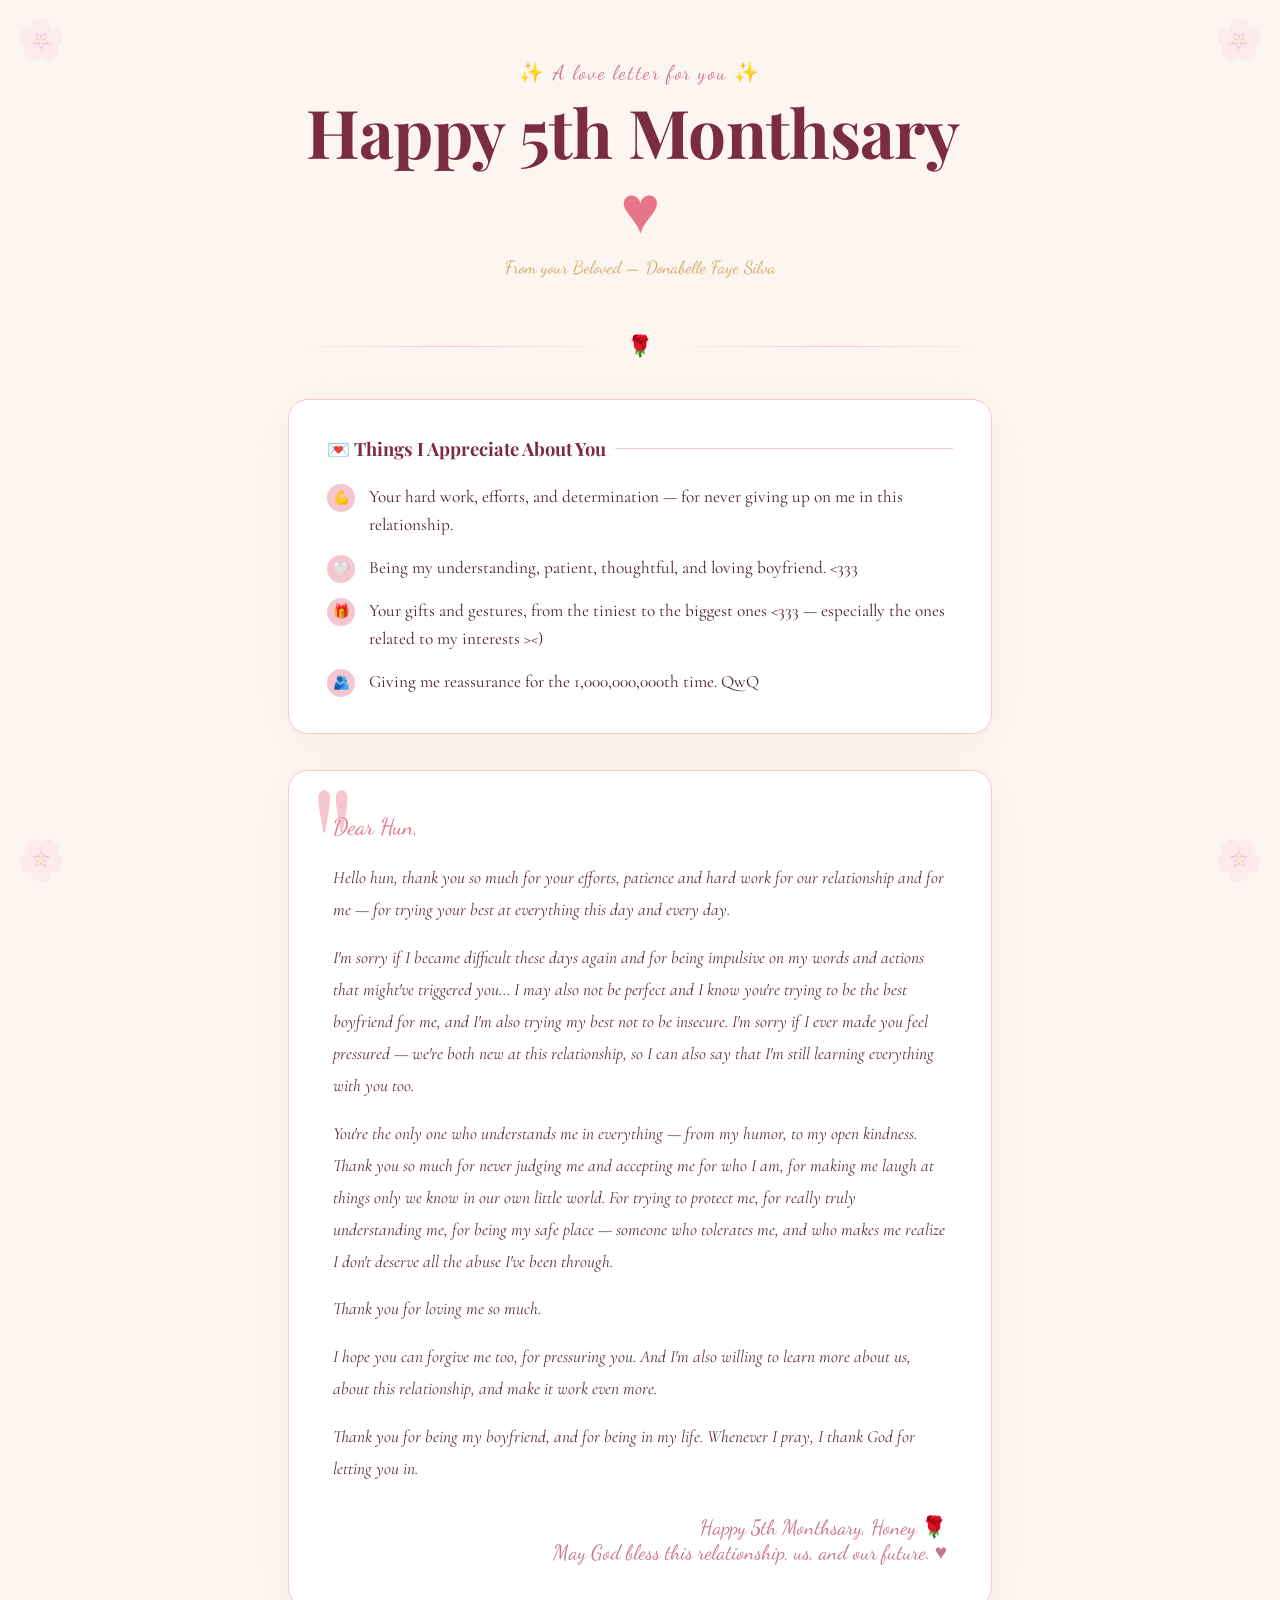
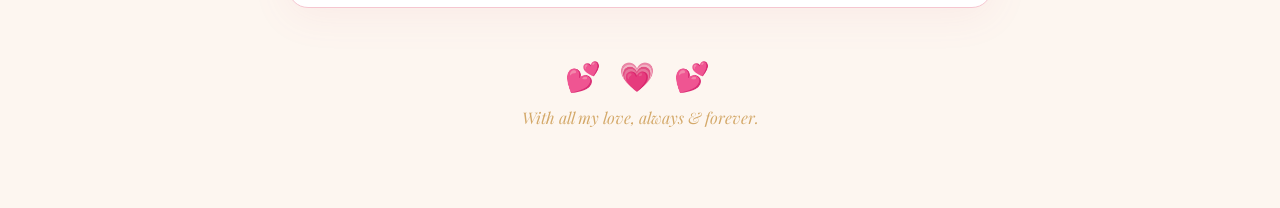
<file: New folder (3)/index.html>
<!DOCTYPE html>
<html lang="en">
<head>
<meta charset="UTF-8">
<meta name="viewport" content="width=device-width, initial-scale=1.0">
<title>Happy 5th Monthsary 💕</title>
<link href="https://fonts.googleapis.com/css2?family=Playfair+Display:ital,wght@0,400;0,700;1,400&family=Cormorant+Garamond:ital,wght@0,300;0,400;1,300;1,400&family=Dancing+Script:wght@600&display=swap" rel="stylesheet">
<link rel="stylesheet" href="styles.css">
</head>
<body>

<!-- ornaments -->
<div class="ornament tl">🌸</div>
<div class="ornament tr">🌸</div>
<div class="ornament bl">🌸</div>
<div class="ornament br">🌸</div>

<div class="page">

  <!-- HERO -->
  <header class="hero">
    <p class="hero-label">✨ A love letter for you ✨</p>
    <h1 class="hero-title">
      Happy 5th Monthsary&nbsp;<span class="hero-heart">♥</span>
    </h1>
    <p class="hero-from">From your Beloved — Donabelle Faye Silva</p>
  </header>

  <div class="divider"><span>🌹</span></div>

  <!-- APPRECIATION -->
  <section class="card">
    <h2 class="card-title">💌 Things I Appreciate About You</h2>
    <ul class="appreciate-list">
      <li>
        <span class="bullet">💪</span>
        <span>Your hard work, efforts, and determination — for never giving up on me in this relationship.</span>
      </li>
      <li>
        <span class="bullet">🤍</span>
        <span>Being my understanding, patient, thoughtful, and loving boyfriend. &lt;333</span>
      </li>
      <li>
        <span class="bullet">🎁</span>
        <span>Your gifts and gestures, from the tiniest to the biggest ones &lt;333 — especially the ones related to my interests >&lt;)</span>
      </li>
      <li>
        <span class="bullet">🫂</span>
        <span>Giving me reassurance for the 1,000,000,000th time. QwQ</span>
      </li>
    </ul>
  </section>

  <!-- LETTER -->
  <section class="letter">
    <p class="letter-salutation">Dear Hun,</p>
    <div class="letter-body">
      <p>Hello hun, thank you so much for your efforts, patience and hard work for our relationship and for me — for trying your best at everything this day and every day.</p>
      <p>I'm sorry if I became difficult these days again and for being impulsive on my words and actions that might've triggered you… I may also not be perfect and I know you're trying to be the best boyfriend for me, and I'm also trying my best not to be insecure. I'm sorry if I ever made you feel pressured — we're both new at this relationship, so I can also say that I'm still learning everything with you too.</p>
      <p>You're the only one who understands me in everything — from my humor, to my open kindness. Thank you so much for never judging me and accepting me for who I am, for making me laugh at things only we know in our own little world. For trying to protect me, for really truly understanding me, for being my safe place — someone who tolerates me, and who makes me realize I don't deserve all the abuse I've been through.</p>
      <p>Thank you for loving me so much.</p>
      <p>I hope you can forgive me too, for pressuring you. And I'm also willing to learn more about us, about this relationship, and make it work even more.</p>
      <p>Thank you for being my boyfriend, and for being in my life. Whenever I pray, I thank God for letting you in.</p>
    </div>
    <p class="letter-closing">Happy 5th Monthsary, Honey 🌹<br>May God bless this relationship, us, and our future. ♥</p>
  </section>

  <!-- FOOTER -->
  <footer class="footer">
    <div class="footer-hearts">💕 💗 💕</div>
    <p class="footer-blessing">With all my love, always & forever.</p>
  </footer>

</div>

<script src="script.js"></script>
</body>
</html>
</file>
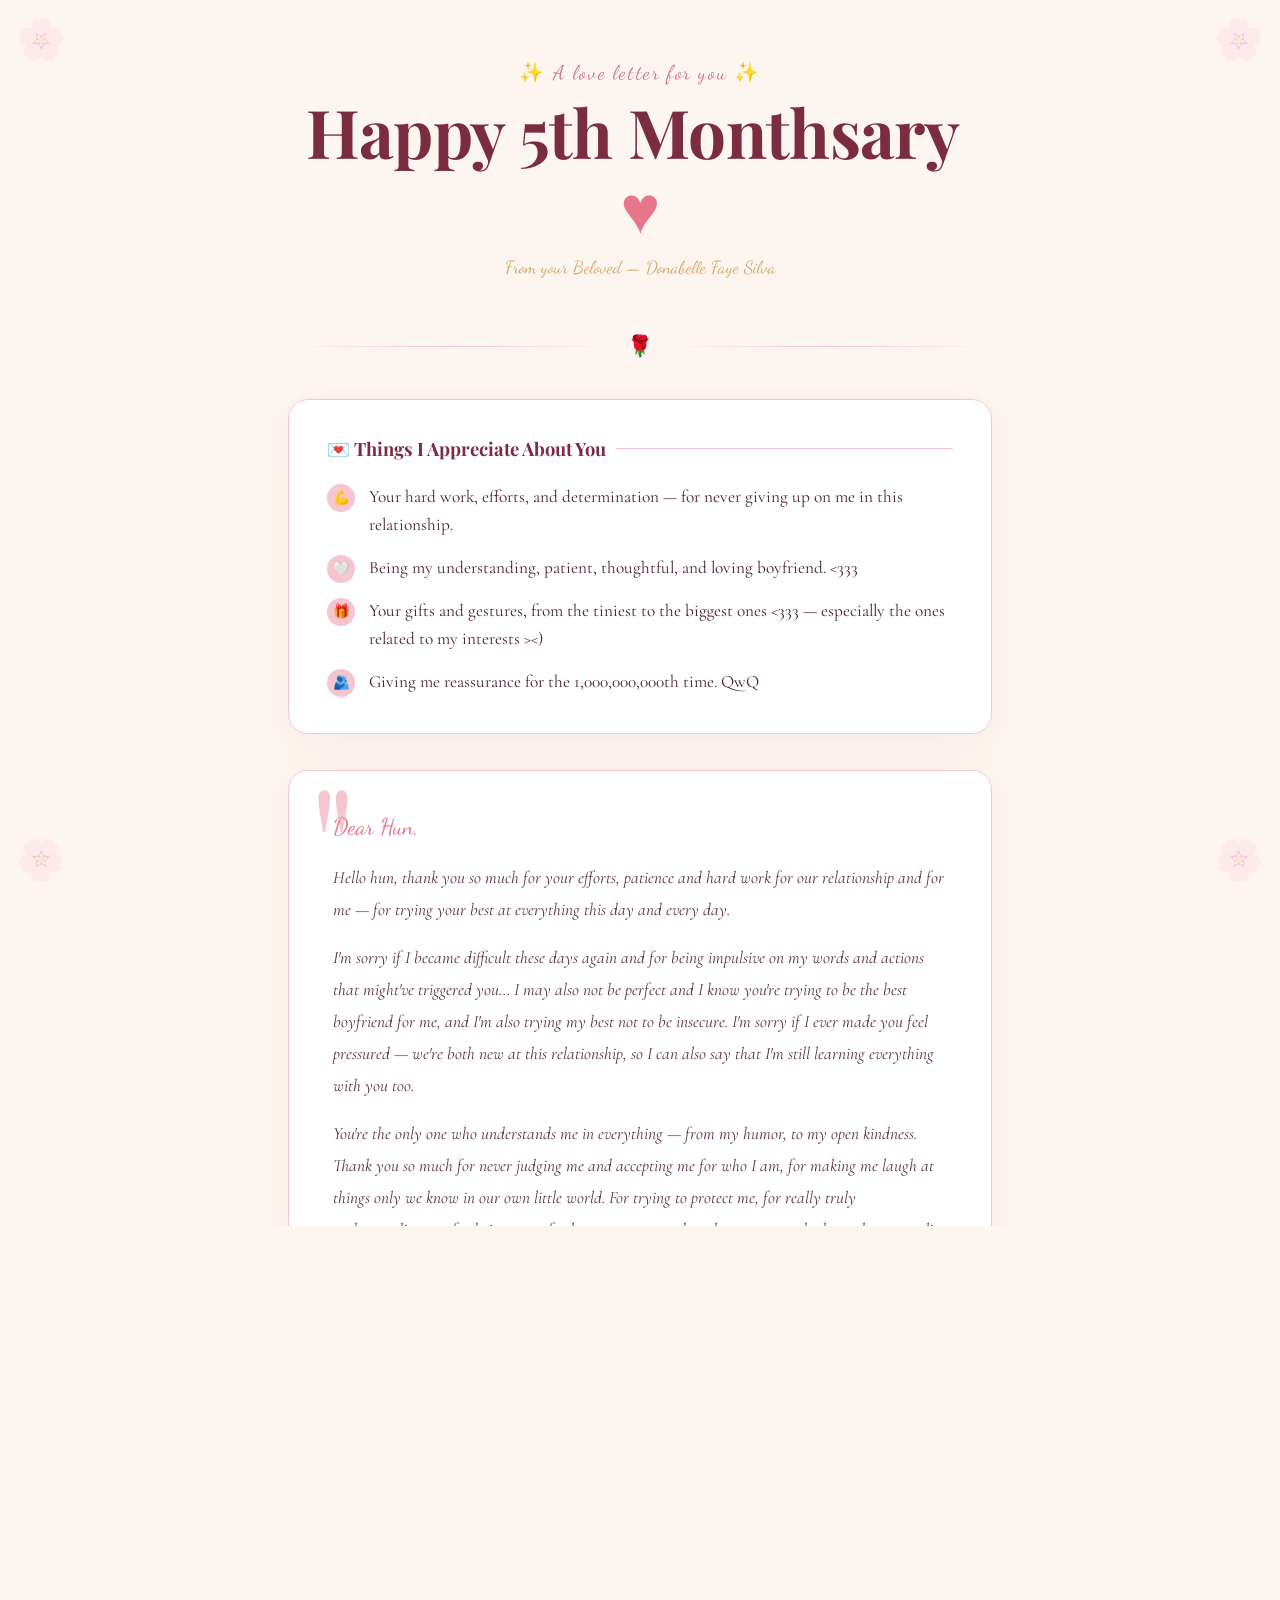
<file: heh/surprise.html>
<!DOCTYPE html>
<html lang="en">
<head>
<meta charset="UTF-8">
<meta name="viewport" content="width=device-width, initial-scale=1.0">
<title>Happy 5th Monthsary 💕</title>
<link href="https://fonts.googleapis.com/css2?family=Playfair+Display:ital,wght@0,400;0,700;1,400&family=Cormorant+Garamond:ital,wght@0,300;0,400;1,300;1,400&family=Dancing+Script:wght@600&display=swap" rel="stylesheet">
<style>
  *, *::before, *::after { box-sizing: border-box; margin: 0; padding: 0; }

  :root {
    --rose:     #e8768a;
    --blush:    #f5c6d0;
    --cream:    #fdf6f0;
    --mauve:    #c9778e;
    --deep:     #7a2d42;
    --gold:     #d4a96a;
    --text:     #4a2030;
  }

  body {
    background: var(--cream);
    color: var(--text);
    font-family: 'Cormorant Garamond', serif;
    min-height: 100vh;
    overflow-x: hidden;
    position: relative;
  }

  /* ── floating petals ── */
  .petal {
    position: fixed;
    top: -40px;
    font-size: 1.2rem;
    animation: fall linear infinite;
    opacity: 0.55;
    pointer-events: none;
    z-index: 0;
  }
  @keyframes fall {
    0%   { transform: translateY(0)   rotate(0deg);   opacity: .6; }
    100% { transform: translateY(110vh) rotate(360deg); opacity: 0; }
  }

  /* ── page wrapper ── */
  .page {
    position: relative;
    z-index: 1;
    max-width: 760px;
    margin: 0 auto;
    padding: 60px 28px 80px;
  }

  /* ── hero ── */
  .hero {
    text-align: center;
    margin-bottom: 56px;
    animation: fadeUp .9s ease both;
  }
  .hero-label {
    font-family: 'Dancing Script', cursive;
    font-size: 1.25rem;
    color: var(--mauve);
    letter-spacing: .08em;
    margin-bottom: 10px;
    opacity: 0;
    animation: fadeUp .7s .2s ease forwards;
  }
  .hero-title {
    font-family: 'Playfair Display', serif;
    font-size: clamp(2.4rem, 8vw, 4.2rem);
    font-weight: 700;
    color: var(--deep);
    line-height: 1.1;
    letter-spacing: -.01em;
    opacity: 0;
    animation: fadeUp .7s .4s ease forwards;
  }
  .hero-heart {
    display: inline-block;
    color: var(--rose);
    animation: heartbeat 1.4s ease-in-out infinite;
  }
  @keyframes heartbeat {
    0%,100% { transform: scale(1); }
    15%      { transform: scale(1.28); }
    30%      { transform: scale(1); }
    45%      { transform: scale(1.15); }
    60%      { transform: scale(1); }
  }
  .hero-from {
    font-family: 'Dancing Script', cursive;
    font-size: 1.1rem;
    color: var(--gold);
    margin-top: 14px;
    opacity: 0;
    animation: fadeUp .7s .6s ease forwards;
  }

  /* ── divider ── */
  .divider {
    display: flex;
    align-items: center;
    gap: 14px;
    margin: 40px 0;
    opacity: 0;
    animation: fadeUp .7s .7s ease forwards;
  }
  .divider::before, .divider::after {
    content: '';
    flex: 1;
    height: 1px;
    background: linear-gradient(to right, transparent, var(--blush), transparent);
  }
  .divider span { color: var(--rose); font-size: 1.3rem; }

  /* ── appreciation card ── */
  .card {
    background: white;
    border: 1.5px solid var(--blush);
    border-radius: 20px;
    padding: 36px 38px;
    margin-bottom: 36px;
    box-shadow: 0 8px 40px rgba(200,100,130,.08);
    opacity: 0;
    animation: fadeUp .8s .8s ease forwards;
  }
  .card-title {
    font-family: 'Playfair Display', serif;
    font-size: 1.15rem;
    font-weight: 700;
    color: var(--deep);
    margin-bottom: 22px;
    display: flex;
    align-items: center;
    gap: 10px;
  }
  .card-title::after {
    content: '';
    flex: 1;
    height: 1px;
    background: var(--blush);
  }
  .appreciate-list {
    list-style: none;
    display: flex;
    flex-direction: column;
    gap: 14px;
  }
  .appreciate-list li {
    display: flex;
    gap: 14px;
    align-items: flex-start;
    font-size: 1.08rem;
    line-height: 1.65;
    color: var(--text);
  }
  .appreciate-list li .bullet {
    flex-shrink: 0;
    width: 28px;
    height: 28px;
    border-radius: 50%;
    background: var(--blush);
    display: flex;
    align-items: center;
    justify-content: center;
    font-size: .85rem;
    margin-top: 1px;
  }

  /* ── letter ── */
  .letter {
    background: white;
    border: 1.5px solid var(--blush);
    border-radius: 20px;
    padding: 42px 44px;
    position: relative;
    overflow: hidden;
    box-shadow: 0 8px 40px rgba(200,100,130,.08);
    opacity: 0;
    animation: fadeUp .8s 1s ease forwards;
  }
  .letter::before {
    content: '"';
    position: absolute;
    top: -10px;
    left: 20px;
    font-family: 'Playfair Display', serif;
    font-size: 10rem;
    color: var(--blush);
    line-height: 1;
    pointer-events: none;
    z-index: 0;
  }
  .letter-salutation {
    font-family: 'Dancing Script', cursive;
    font-size: 1.45rem;
    color: var(--rose);
    margin-bottom: 22px;
    position: relative;
    z-index: 1;
  }
  .letter-body {
    font-size: 1.08rem;
    line-height: 1.85;
    position: relative;
    z-index: 1;
    font-style: italic;
    color: #5a3040;
  }
  .letter-body p + p { margin-top: 16px; }
  .letter-closing {
    margin-top: 30px;
    font-family: 'Dancing Script', cursive;
    font-size: 1.3rem;
    color: var(--mauve);
    text-align: right;
    position: relative;
    z-index: 1;
  }

  /* ── footer ── */
  .footer {
    text-align: center;
    margin-top: 52px;
    opacity: 0;
    animation: fadeUp .8s 1.2s ease forwards;
  }
  .footer-hearts {
    font-size: 1.8rem;
    letter-spacing: .2em;
    animation: heartbeat 1.8s ease-in-out infinite;
    display: inline-block;
  }
  .footer-blessing {
    font-family: 'Playfair Display', serif;
    font-style: italic;
    font-size: 1rem;
    color: var(--gold);
    margin-top: 12px;
  }

  @keyframes fadeUp {
    from { opacity: 0; transform: translateY(22px); }
    to   { opacity: 1; transform: translateY(0); }
  }

  /* ── corner ornaments ── */
  .ornament {
    position: fixed;
    font-size: 2.5rem;
    opacity: .18;
    pointer-events: none;
    z-index: 0;
  }
  .ornament.tl { top: 16px;  left: 16px; }
  .ornament.tr { top: 16px;  right: 16px; transform: scaleX(-1); }
  .ornament.bl { bottom: 16px; left: 16px; transform: scaleY(-1); }
  .ornament.br { bottom: 16px; right: 16px; transform: scale(-1,-1); }

  @media (max-width: 520px) {
    .card, .letter { padding: 26px 22px; }
    .letter::before { font-size: 7rem; }
  }
</style>
</head>
<body>

<!-- ornaments -->
<div class="ornament tl">🌸</div>
<div class="ornament tr">🌸</div>
<div class="ornament bl">🌸</div>
<div class="ornament br">🌸</div>

<div class="page">

  <!-- HERO -->
  <header class="hero">
    <p class="hero-label">✨ A love letter for you ✨</p>
    <h1 class="hero-title">
      Happy 5th Monthsary&nbsp;<span class="hero-heart">♥</span>
    </h1>
    <p class="hero-from">From your Beloved — Donabelle Faye Silva</p>
  </header>

  <div class="divider"><span>🌹</span></div>

  <!-- APPRECIATION -->
  <section class="card">
    <h2 class="card-title">💌 Things I Appreciate About You</h2>
    <ul class="appreciate-list">
      <li>
        <span class="bullet">💪</span>
        <span>Your hard work, efforts, and determination — for never giving up on me in this relationship.</span>
      </li>
      <li>
        <span class="bullet">🤍</span>
        <span>Being my understanding, patient, thoughtful, and loving boyfriend. &lt;333</span>
      </li>
      <li>
        <span class="bullet">🎁</span>
        <span>Your gifts and gestures, from the tiniest to the biggest ones &lt;333 — especially the ones related to my interests >&lt;)</span>
      </li>
      <li>
        <span class="bullet">🫂</span>
        <span>Giving me reassurance for the 1,000,000,000th time. QwQ</span>
      </li>
    </ul>
  </section>

  <!-- LETTER -->
  <section class="letter">
    <p class="letter-salutation">Dear Hun,</p>
    <div class="letter-body">
      <p>Hello hun, thank you so much for your efforts, patience and hard work for our relationship and for me — for trying your best at everything this day and every day.</p>
      <p>I'm sorry if I became difficult these days again and for being impulsive on my words and actions that might've triggered you… I may also not be perfect and I know you're trying to be the best boyfriend for me, and I'm also trying my best not to be insecure. I'm sorry if I ever made you feel pressured — we're both new at this relationship, so I can also say that I'm still learning everything with you too.</p>
      <p>You're the only one who understands me in everything — from my humor, to my open kindness. Thank you so much for never judging me and accepting me for who I am, for making me laugh at things only we know in our own little world. For trying to protect me, for really truly understanding me, for being my safe place — someone who tolerates me, and who makes me realize I don't deserve all the abuse I've been through.</p>
      <p>Thank you for loving me so much.</p>
      <p>I hope you can forgive me too, for pressuring you. And I'm also willing to learn more about us, about this relationship, and make it work even more.</p>
      <p>Thank you for being my boyfriend, and for being in my life. Whenever I pray, I thank God for letting you in.</p>
    </div>
    <p class="letter-closing">Happy 5th Monthsary, Honey 🌹<br>May God bless this relationship, us, and our future. ♥</p>
  </section>

  <!-- FOOTER -->
  <footer class="footer">
    <div class="footer-hearts">💕 💗 💕</div>
    <p class="footer-blessing">With all my love, always & forever.</p>
  </footer>

</div>

<script>
  // Generate floating petals
  const emojis = ['🌸','🌹','💕','✨','🌺','💗'];
  for (let i = 0; i < 18; i++) {
    const el = document.createElement('div');
    el.className = 'petal';
    el.textContent = emojis[Math.floor(Math.random() * emojis.length)];
    el.style.left = Math.random() * 100 + 'vw';
    el.style.fontSize = (.7 + Math.random() * .😎 + 'rem';
    el.style.animationDuration = (7 + Math.random() * 10) + 's';
    el.style.animationDelay = (Math.random() * 😎 + 's';
    document.body.appendChild(el);
  }
</script>
</body>
</html>
</file>
<file: New folder (3)/styles.css>
*, *::before, *::after { box-sizing: border-box; margin: 0; padding: 0; }

  :root {
    --rose:     #e8768a;
    --blush:    #f5c6d0;
    --cream:    #fdf6f0;
    --mauve:    #c9778e;
    --deep:     #7a2d42;
    --gold:     #d4a96a;
    --text:     #4a2030;
  }

  body {
    background: var(--cream);
    color: var(--text);
    font-family: 'Cormorant Garamond', serif;
    min-height: 100vh;
    overflow-x: hidden;
    position: relative;
  }

  /* ── floating petals ── */
  .petal {
    position: fixed;
    top: -40px;
    font-size: 1.2rem;
    animation: fall linear infinite;
    opacity: 0.55;
    pointer-events: none;
    z-index: 0;
  }
  @keyframes fall {
    0%   { transform: translateY(0)   rotate(0deg);   opacity: .6; }
    100% { transform: translateY(110vh) rotate(360deg); opacity: 0; }
  }

  /* ── page wrapper ── */
  .page {
    position: relative;
    z-index: 1;
    max-width: 760px;
    margin: 0 auto;
    padding: 60px 28px 80px;
  }

  /* ── hero ── */
  .hero {
    text-align: center;
    margin-bottom: 56px;
    animation: fadeUp .9s ease both;
  }
  .hero-label {
    font-family: 'Dancing Script', cursive;
    font-size: 1.25rem;
    color: var(--mauve);
    letter-spacing: .08em;
    margin-bottom: 10px;
    opacity: 0;
    animation: fadeUp .7s .2s ease forwards;
  }
  .hero-title {
    font-family: 'Playfair Display', serif;
    font-size: clamp(2.4rem, 8vw, 4.2rem);
    font-weight: 700;
    color: var(--deep);
    line-height: 1.1;
    letter-spacing: -.01em;
    opacity: 0;
    animation: fadeUp .7s .4s ease forwards;
  }
  .hero-heart {
    display: inline-block;
    color: var(--rose);
    animation: heartbeat 1.4s ease-in-out infinite;
  }
  @keyframes heartbeat {
    0%,100% { transform: scale(1); }
    15%      { transform: scale(1.28); }
    30%      { transform: scale(1); }
    45%      { transform: scale(1.15); }
    60%      { transform: scale(1); }
  }
  .hero-from {
    font-family: 'Dancing Script', cursive;
    font-size: 1.1rem;
    color: var(--gold);
    margin-top: 14px;
    opacity: 0;
    animation: fadeUp .7s .6s ease forwards;
  }

  /* ── divider ── */
  .divider {
    display: flex;
    align-items: center;
    gap: 14px;
    margin: 40px 0;
    opacity: 0;
    animation: fadeUp .7s .7s ease forwards;
  }
  .divider::before, .divider::after {
    content: '';
    flex: 1;
    height: 1px;
    background: linear-gradient(to right, transparent, var(--blush), transparent);
  }
  .divider span { color: var(--rose); font-size: 1.3rem; }

  /* ── appreciation card ── */
  .card {
    background: white;
    border: 1.5px solid var(--blush);
    border-radius: 20px;
    padding: 36px 38px;
    margin-bottom: 36px;
    box-shadow: 0 8px 40px rgba(200,100,130,.08);
    opacity: 0;
    animation: fadeUp .8s .8s ease forwards;
  }
  .card-title {
    font-family: 'Playfair Display', serif;
    font-size: 1.15rem;
    font-weight: 700;
    color: var(--deep);
    margin-bottom: 22px;
    display: flex;
    align-items: center;
    gap: 10px;
  }
  .card-title::after {
    content: '';
    flex: 1;
    height: 1px;
    background: var(--blush);
  }
  .appreciate-list {
    list-style: none;
    display: flex;
    flex-direction: column;
    gap: 14px;
  }
  .appreciate-list li {
    display: flex;
    gap: 14px;
    align-items: flex-start;
    font-size: 1.08rem;
    line-height: 1.65;
    color: var(--text);
  }
  .appreciate-list li .bullet {
    flex-shrink: 0;
    width: 28px;
    height: 28px;
    border-radius: 50%;
    background: var(--blush);
    display: flex;
    align-items: center;
    justify-content: center;
    font-size: .85rem;
    margin-top: 1px;
  }

  /* ── letter ── */
  .letter {
    background: white;
    border: 1.5px solid var(--blush);
    border-radius: 20px;
    padding: 42px 44px;
    position: relative;
    overflow: hidden;
    box-shadow: 0 8px 40px rgba(200,100,130,.08);
    opacity: 0;
    animation: fadeUp .8s 1s ease forwards;
  }
  .letter::before {
    content: '"';
    position: absolute;
    top: -10px;
    left: 20px;
    font-family: 'Playfair Display', serif;
    font-size: 10rem;
    color: var(--blush);
    line-height: 1;
    pointer-events: none;
    z-index: 0;
  }
  .letter-salutation {
    font-family: 'Dancing Script', cursive;
    font-size: 1.45rem;
    color: var(--rose);
    margin-bottom: 22px;
    position: relative;
    z-index: 1;
  }
  .letter-body {
    font-size: 1.08rem;
    line-height: 1.85;
    position: relative;
    z-index: 1;
    font-style: italic;
    color: #5a3040;
  }
  .letter-body p + p { margin-top: 16px; }
  .letter-closing {
    margin-top: 30px;
    font-family: 'Dancing Script', cursive;
    font-size: 1.3rem;
    color: var(--mauve);
    text-align: right;
    position: relative;
    z-index: 1;
  }

  /* ── footer ── */
  .footer {
    text-align: center;
    margin-top: 52px;
    opacity: 0;
    animation: fadeUp .8s 1.2s ease forwards;
  }
  .footer-hearts {
    font-size: 1.8rem;
    letter-spacing: .2em;
    animation: heartbeat 1.8s ease-in-out infinite;
    display: inline-block;
  }
  .footer-blessing {
    font-family: 'Playfair Display', serif;
    font-style: italic;
    font-size: 1rem;
    color: var(--gold);
    margin-top: 12px;
  }

  @keyframes fadeUp {
    from { opacity: 0; transform: translateY(22px); }
    to   { opacity: 1; transform: translateY(0); }
  }

  /* ── corner ornaments ── */
  .ornament {
    position: fixed;
    font-size: 2.5rem;
    opacity: .18;
    pointer-events: none;
    z-index: 0;
  }
  .ornament.tl { top: 16px;  left: 16px; }
  .ornament.tr { top: 16px;  right: 16px; transform: scaleX(-1); }
  .ornament.bl { bottom: 16px; left: 16px; transform: scaleY(-1); }
  .ornament.br { bottom: 16px; right: 16px; transform: scale(-1,-1); }

  @media (max-width: 520px) {
    .card, .letter { padding: 26px 22px; }
    .letter::before { font-size: 7rem; }
  }
</file>
